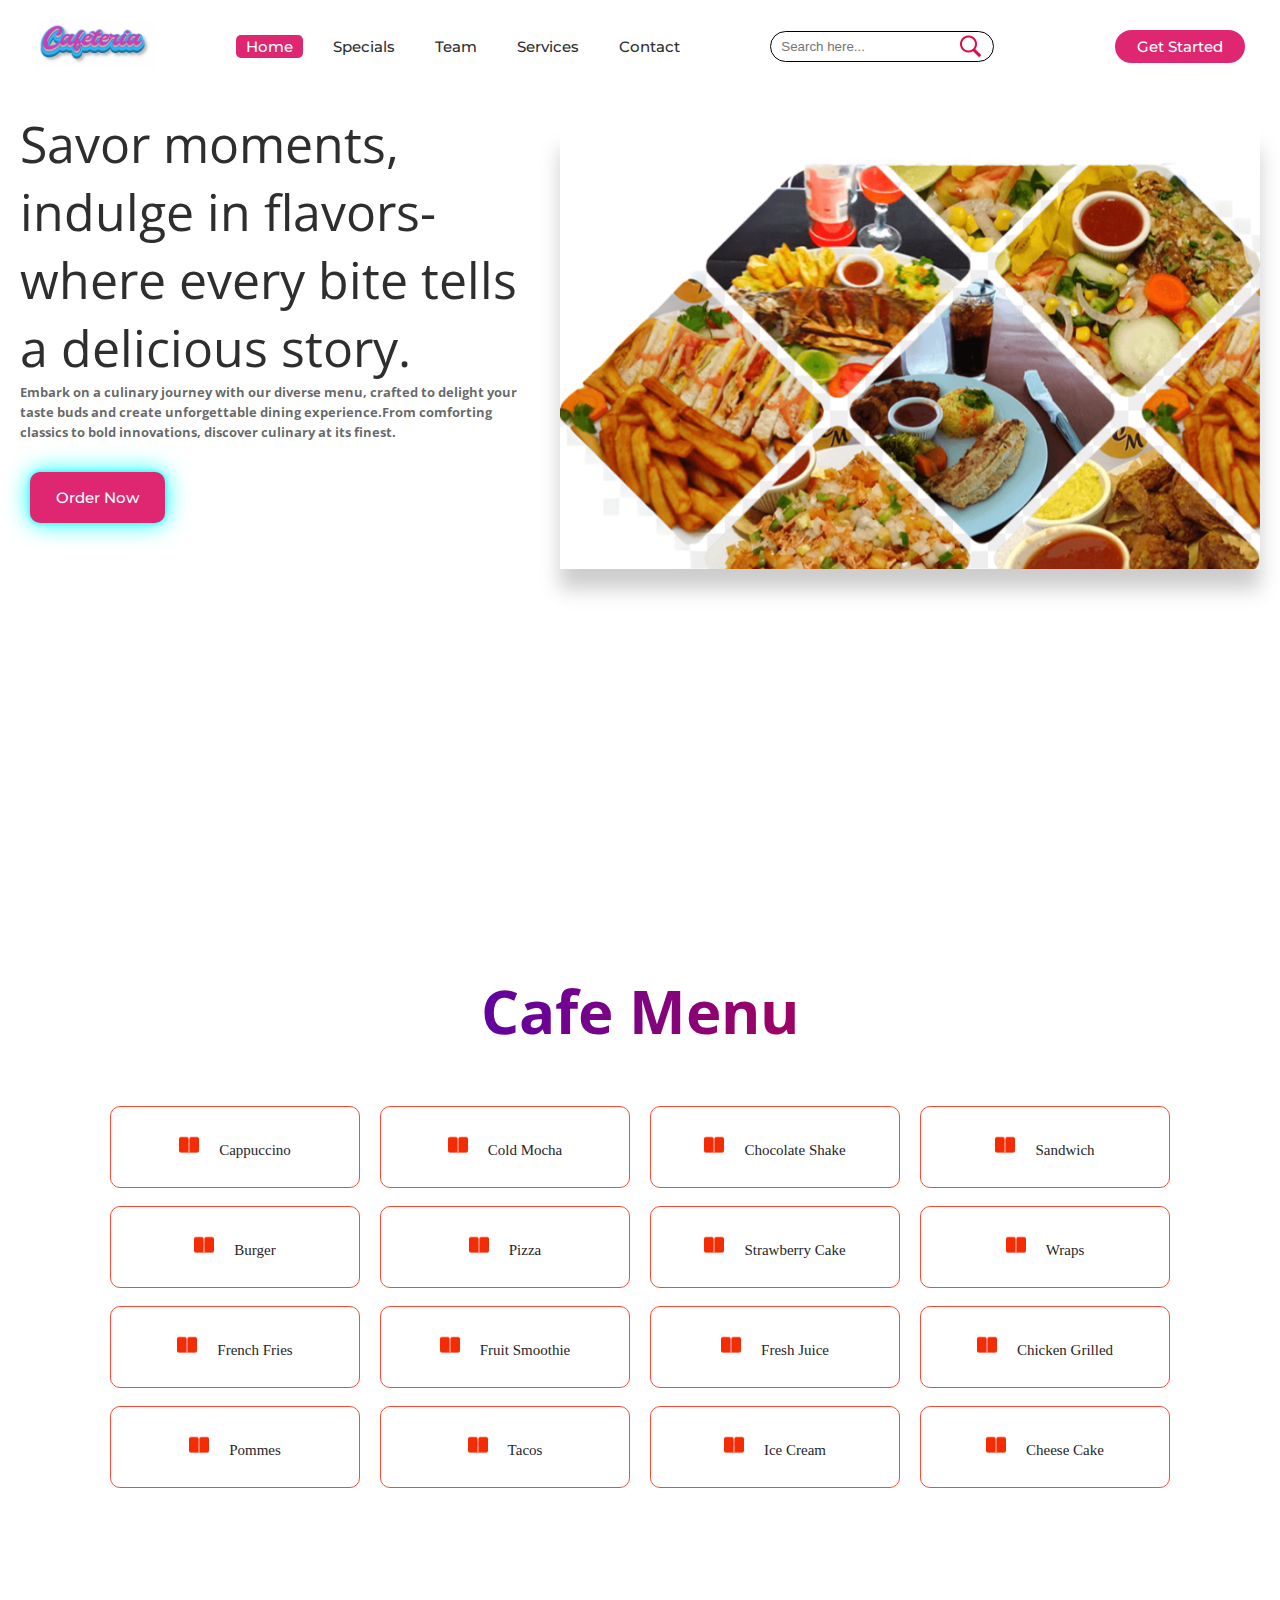
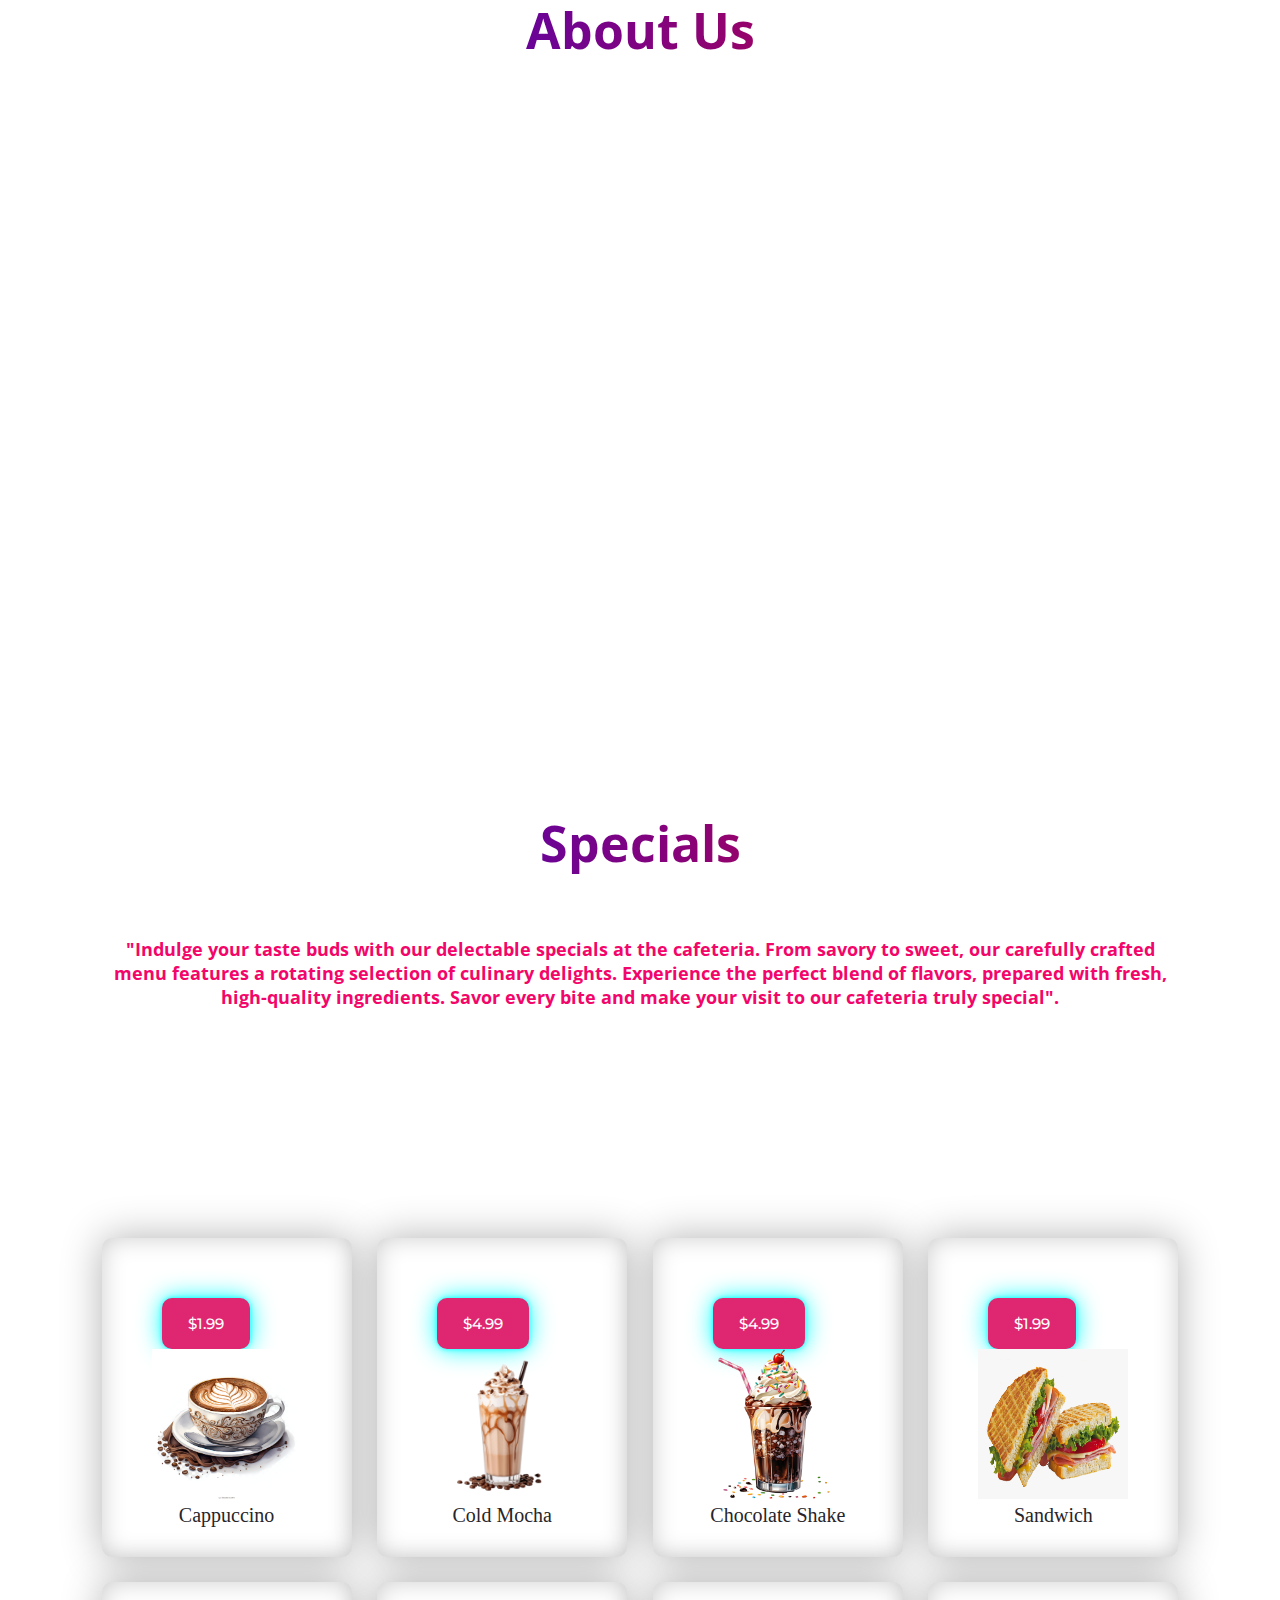
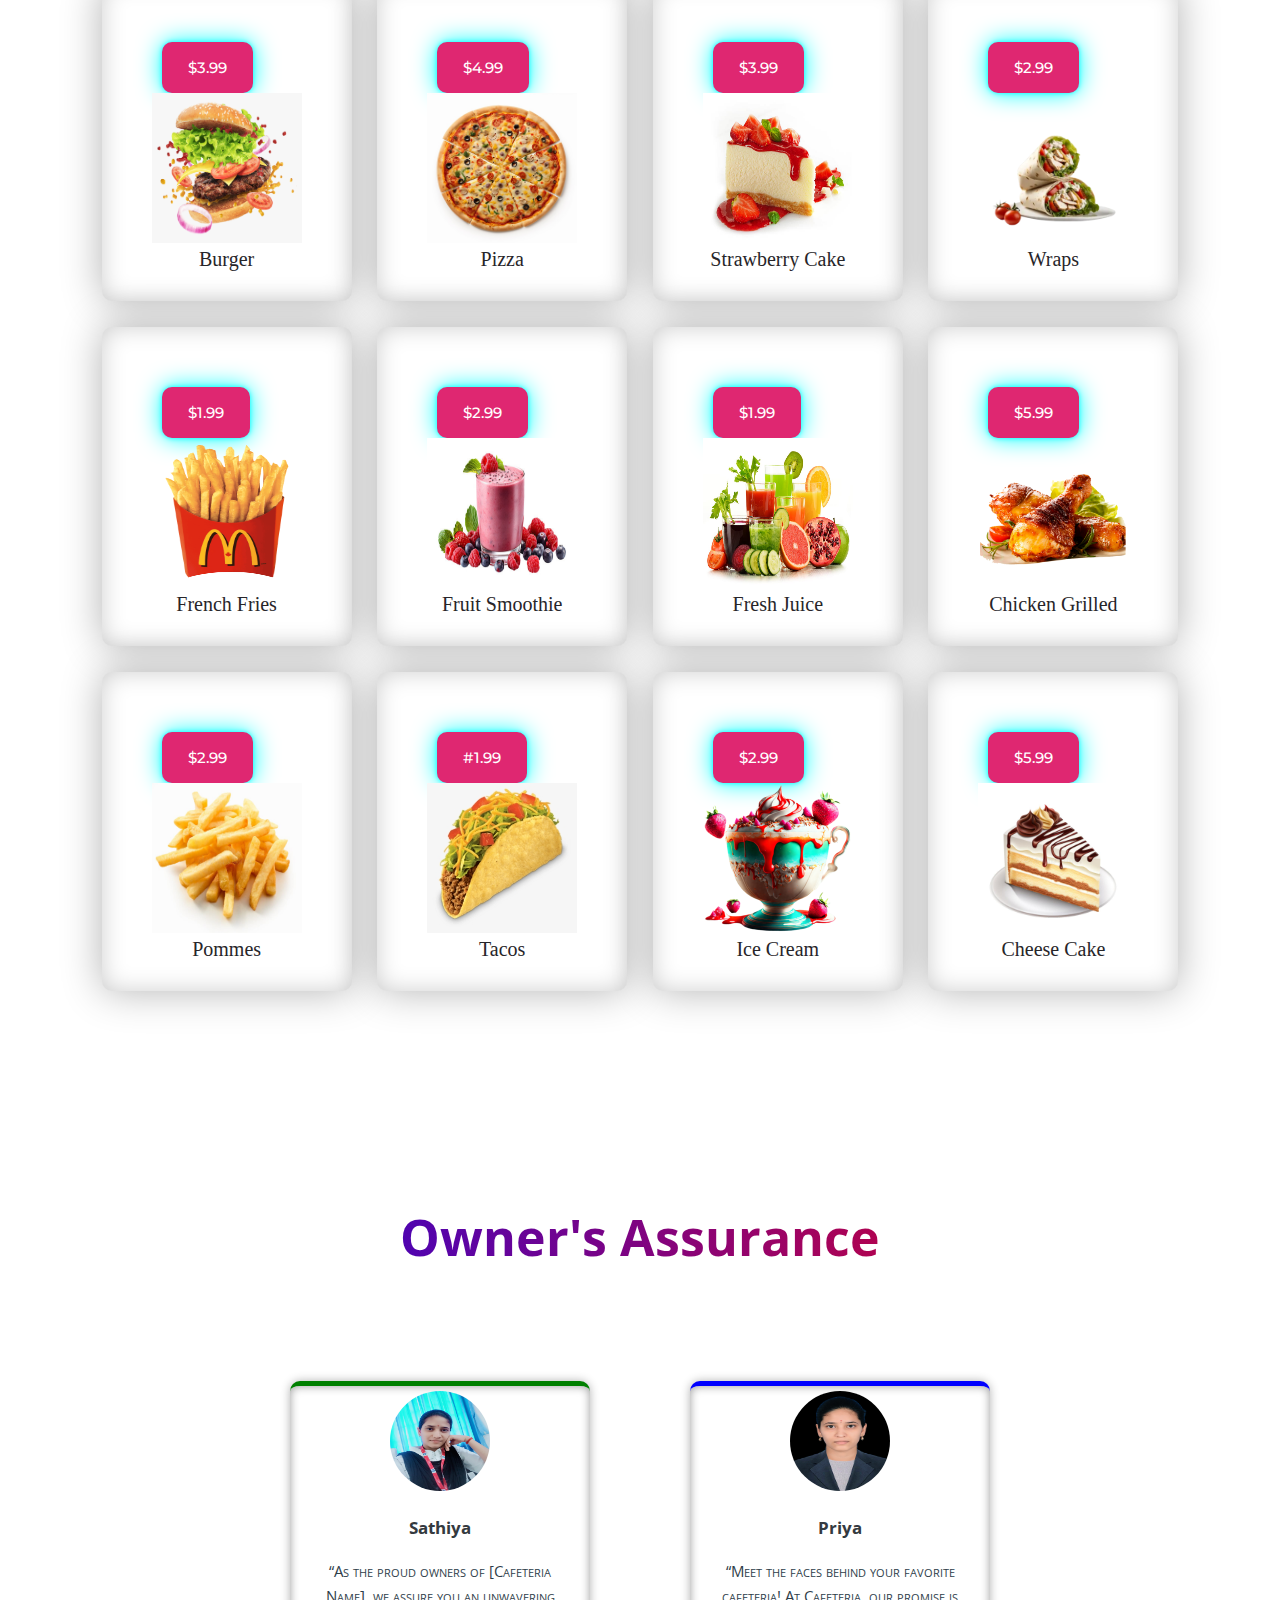
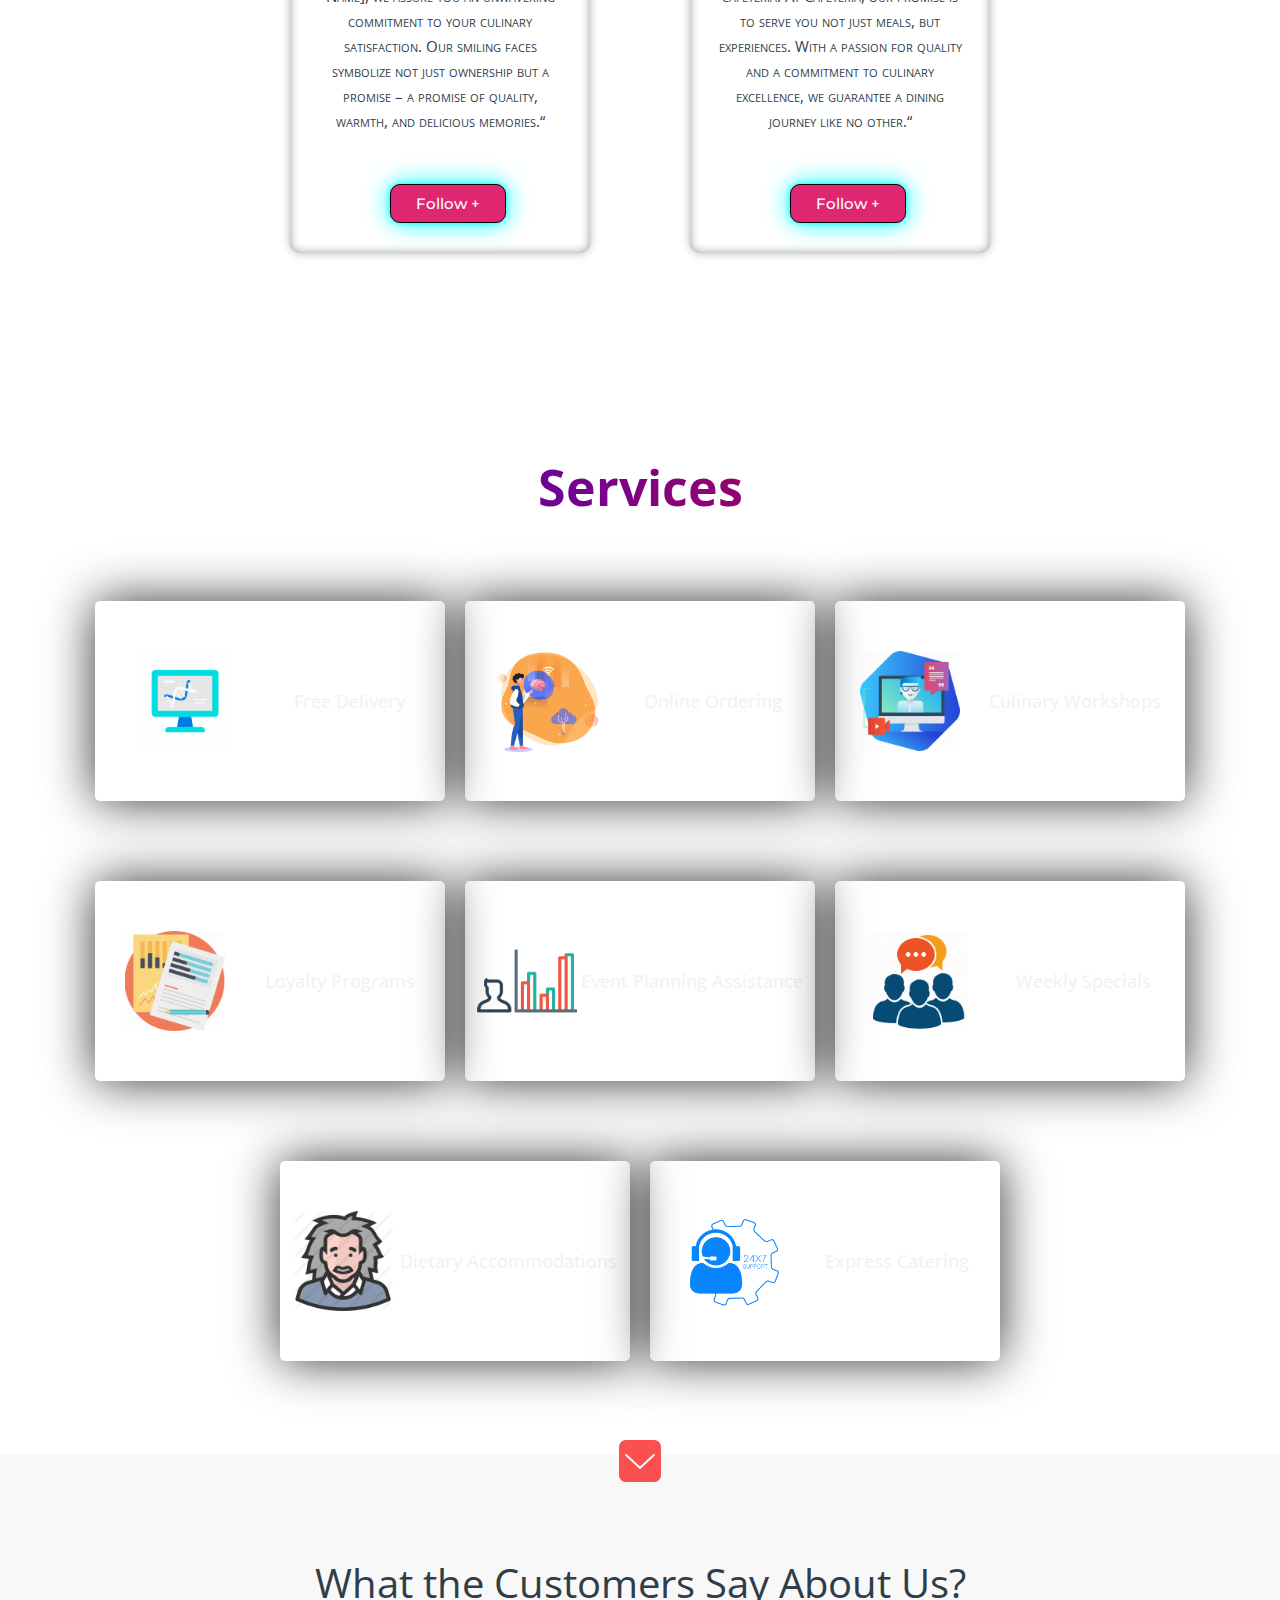
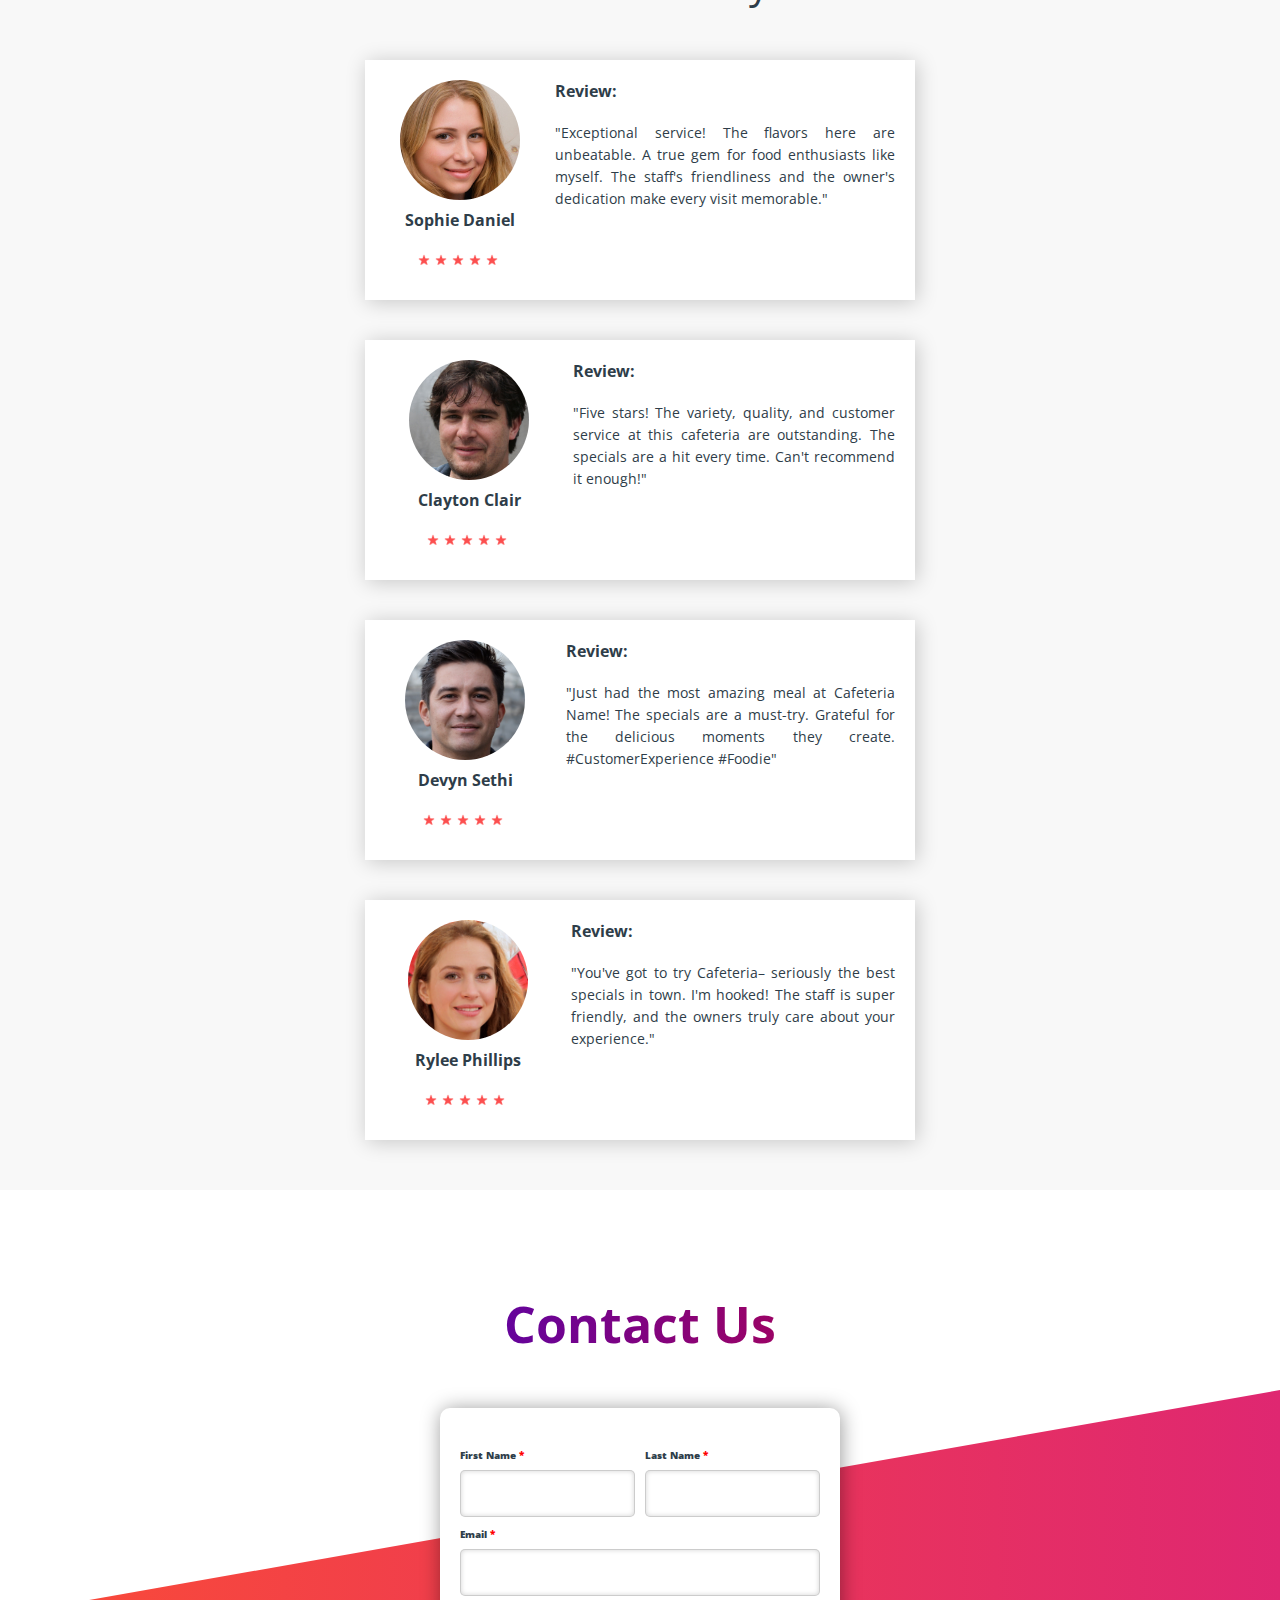
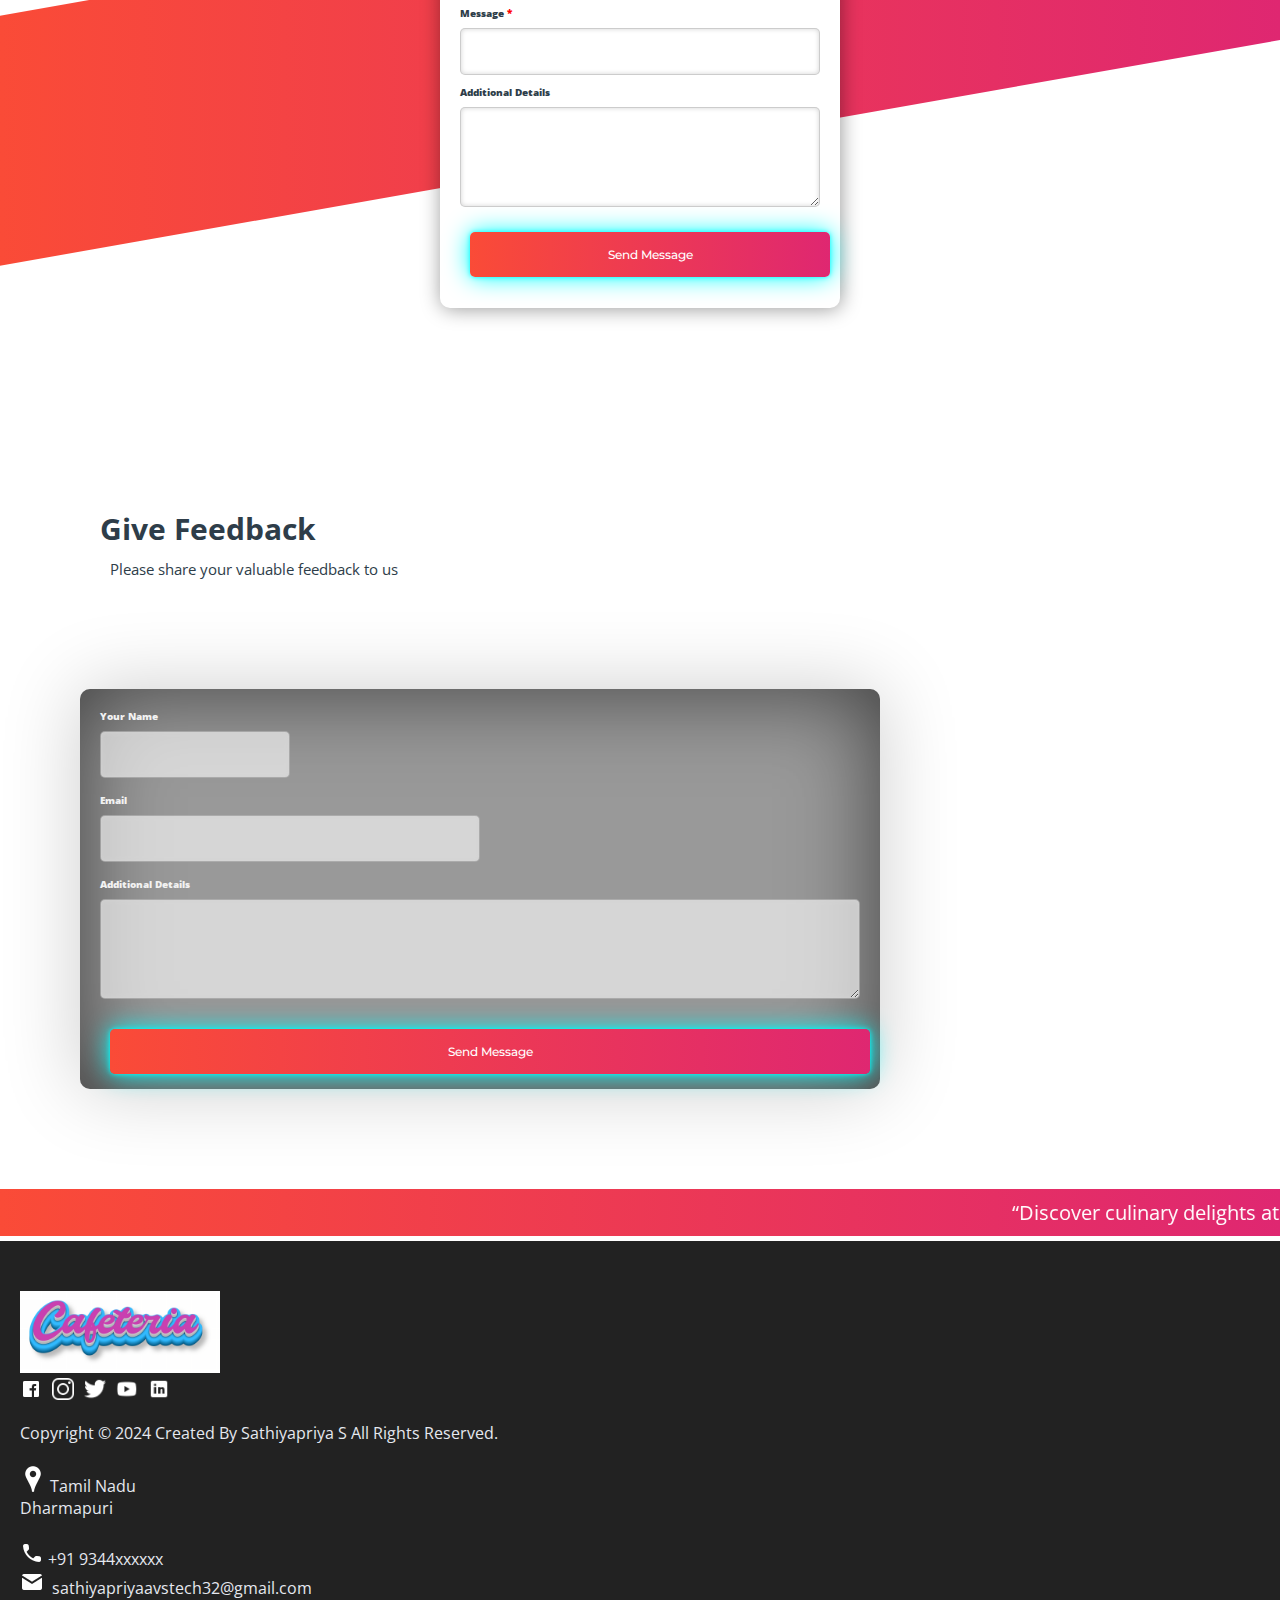
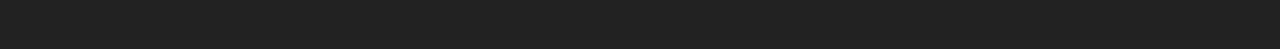
<file: index.html>
<!DOCTYPE html>
<html>
<head>
	<link rel="shortcut icon" type="png" href="./images/icon/fevicafe.jpg">
	<meta charset="utf-8">
	<meta http-equiv="X-UA-Comaptible" content="IE=edge">
	<title>Cafeteria</title>
	<meta name="desciption" content="">
	<meta name="viewport" content="width=device-width, initial-scale=1">
	<link rel="stylesheet" type="text/css" href="style.css">
	<script type="text/javascript" src="script.js"></script>
	<script src="https://code.jquery.com/jquery-3.2.1.js"></script>
	<script>
		$(window).on('scroll', function(){
  			if($(window).scrollTop()){
  			  $('nav').addClass('black');
 			 }else {
 		   $('nav').removeClass('black');
 		 }
		})
	</script>
</head>
<body>
<!-- Navigation Bar -->
	<header id="header">
		<nav>
			<div class="logo"><img src="./images/icon/Cafeteria.png" alt="logo"></div>
			<ul>
				<li><a class="active" href="">Home</a></li>
				<li><a href="#portfolio_section">Specials</a></li>
				<li><a href="#team_section">Team</a></li>
				<li><a href="#services_section">Services</a></li>
				<li><a href="#contactus_section">Contact</a></li>
			</ul>
			<div class="srch"><input type="text" class="search" placeholder="Search here..."><img src="images/icon/search.png" alt="search" onclick=slide()></div>
			<a class="get-started" href="login.html">Get Started</a>
			<img src="images/icon/menu.png" class="menu" onclick="sideMenu(0)" alt="menu">
		</nav>
		<section>
		<div class="head-container">
			<div class="quote">
				<p>Savor moments, indulge in flavors-where every bite tells a delicious story.</p>
				<h5>Embark on a culinary journey with our diverse menu, crafted to delight your taste buds and create unforgettable dining experience.From comforting classics to bold innovations, discover culinary at its finest.</h5>
				
				<button>Order Now</button>
				
			</div>
			<div class="svg-image">
				<img src="./images/extra/6cbdafae-5540-4e33-8d3c-402a30525fda_20240123_174111_0000.png" alt="svg">
			</div>
		</div>
		
	    </section>
		<div class="side-menu" id="side-menu">
			<div class="close" onclick="sideMenu(1)"><img src="images/icon/close.png" alt=""></div>
			<div class="user">
				<img src="images/creator/sathiya.jpg" alt="Username">
				<p>Sathiyapriya S</p>
			</div>
			<ul>
				<li><a href="#about_section">About</a></li>
				<li><a href="#portfolio_section">Specials</a></li>
				<li><a href="#team_section">Team</a></li>
				<li><a href="#services_section">Services</a></li>
				<li><a href="#contactus_section">Contact</a></li>
				<li><a href="#feedBACK">Feedback</a></li>
			</ul>
		</div>
	</header>


<!-- Some Popular Subjects -->
	<div class="title">
		<span><h1>Cafe Menu</h1></span>
	</div>
	<br><br>
	<div class="course">
		<center><div class="cbox">
		<div class="det"><a href=""><img src="images/courses/paper.png">Cappuccino</a></div>
		<div class="det"><a href=""><img src="images/courses/paper.png">Cold Mocha</a></div>
		<div class="det"><a href=""><img src="images/courses/paper.png">Chocolate Shake</a></div>
		<div class="det"><a href=""><img src="images/courses/paper.png">Sandwich</a></div>
		</div></center>
		<div class="cbox">
		<div class="det"><a href=""><img src="images/courses/paper.png">Burger</a></div>
		<div class="det"><a href=""><img src="images/courses/paper.png">Pizza</a></div>
		<div class="det"><a href=""><img src="images/courses/paper.png">Strawberry Cake</a></div>
		<div class="det det-last"><a href=""><img src="images/courses/paper.png">Wraps</a></div>
		</div>
		<div class="cbox">
			<div class="det"><a href=""><img src="images/courses/paper.png">French Fries</a></div>
			<div class="det"><a href=""><img src="images/courses/paper.png">Fruit Smoothie</a></div>
			<div class="det"><a href=""><img src="images/courses/paper.png">Fresh Juice</a></div>
			<div class="det det-last"><a href=""><img src="images/courses/paper.png">Chicken Grilled</a></div>
		</div>
		<div class="cbox">
			<div class="det"><a href=""><img src="images/courses/paper.png">Pommes</a></div>
			<div class="det"><a href=""><img src="images/courses/paper.png">Tacos</a></div>
			<div class="det"><a href=""><img src="images/courses/paper.png">Ice Cream</a></div>
			<div class="det det-last"><a href=""><img src="images/courses/paper.png">Cheese Cake</a></div>
			</div>
	</div>

	
<!-- ABOUT -->
	<div class="diffSection" id="about_section">
		<center><h1 style="font-size: 50px; padding: 100px; background: linear-gradient(90deg,rgb(0, 4, 255),#ff0202);-webkit-background-clip: text;
			-webkit-text-fill-color: transparent;">About Us</h1></center>
		<div class="about-content">
				<div class="side-image">
					<img class="sideImage" src="./images/extra/food.jpg">
				</div>
				<div class="side-text">
					<h2>What you think about us ?</h2>
					<p>Welcome to our vibrant and inviting <b>cafeteria</b>, where every cup tells a story and every bite is a delight. At <b>Cafeteria </b>, we take pride in creating a haven for food enthusiasts and coffee connoisseurs alike. Our passion for crafting exceptional culinary experiences is evident in every aspect of our menu, meticulously curated to cater to diverse palates. From the moment you step through our doors, the aromatic embrace of freshly brewed coffee and the tantalizing scent of our delicious offerings welcome you to a world where flavors reign supreme. <br>
					In a world where moments matter, we invite you to make every visit to <b>Cafeteria</b>  a memorable one. Discover the magic of flavors, the warmth of our hospitality, and the joy of savoring life's simple pleasures. Welcome to a haven where passion meets plate, and every visit is an opportunity to create delightful memories.</p>
				</div>
		</div>
	</div>


<!-- SPECIALS -->
	<div class="diffSection" id="portfolio_section">
		<center><h1 style="font-size: 50px; padding: 100px; padding-bottom: 40px;background: linear-gradient(90deg,rgb(0, 4, 255),#ff0202);-webkit-background-clip: text;
			-webkit-text-fill-color: transparent;">Specials</h1></center>
		<div class="content">
			<p style="color: rgb(243, 6, 105);">
			<b>"Indulge your taste buds with our delectable specials at the cafeteria. From savory to sweet, our carefully crafted menu features a rotating selection of culinary delights. Experience the perfect blend of flavors, prepared with fresh, high-quality ingredients. Savor every bite and make your visit to our cafeteria truly special".</b> 
			</p>
		</div>
	</div>
	<div class="extra">
		<p>Weekly updates, savor new delights with our ever-changing special menu.</p>
		<div class="smbox">
		<span><center><div class="data"><button>$1.99</button></b></div><img src="./images/extra/cappuccino.png" alt="" width="150px" height="150px"><div class="det">Cappuccino</div></center></span>
		<span><center><div class="data"><button>$4.99</button></div><img src="./images/extra/cold mocha.png" alt="" width="150px" height="150px"><div class="det">Cold Mocha</div></center></span>
		<span><center><div class="data"><button>$4.99</button></div><img src="./images/extra/chocolate shake.png" alt="" width="150px" height="150px"><div class="det">Chocolate Shake</div></center></span>
		<span><center><div class="data"><button>$1.99</button></div><img src="./images/extra/sandwich.png" alt="" width="150px" height="150px"><div class="det">Sandwich</div></center></span>
		<span><center><div class="data"><button>$3.99</button></div><img src="./images/extra/burger.png" alt="" width="150px" height="150px"><div class="det">Burger</div></center></span>
		<span><center><div class="data"><button>$4.99</button></div><img src="./images/extra/pizza.jpg" alt="" width="150px" height="150px"><div class="det">Pizza</div></center></span>
		<span><center><div class="data"><button>$3.99</button></div><img src="./images/extra/strawberry cake.jpg" alt="" width="150px" height="150px"><div class="det">Strawberry Cake</div></center></span>
		<span><center><div class="data"><button>$2.99</button></div><img src="./images/extra/wraps.png" alt="" width="150px" height="150px"><div class="det">Wraps</div></center></span>
		<span><center><div class="data"><button>$1.99</button></div><img src="./images/extra/french fries.png" alt="" width="150px" height="150px"><div class="det">French Fries</div></center></span>
		<span><center><div class="data"><button>$2.99</button></div><img src="./images/extra/fruit smoothie.jpg" alt="" width="150px" height="150px"><div class="det">Fruit Smoothie</div></center></span>
		
		<span><center><div class="data"><button>$1.99</button></div><img src="./images/extra/fresh juice.jpg" alt="" width="150px" height="150px"><div class="det">Fresh Juice</div></center></span>
		
		<span><center><div class="data"><button>$5.99</button></div><img src="./images/extra/chicken grilled.png" alt="" width="150px" height="150px"><div class="det">Chicken Grilled</div></center></span>
		
		<span><center><div class="data"><button>$2.99</button></div><img src="./images/extra/pommes.jpg" alt="" width="150px" height="150px"><div class="det">Pommes</div></center></span>
		
		<span><center><div class="data"><button>#1.99</button></div><img src="./images/extra/tacos.png" alt="" width="150px" height="150px"><div class="det">Tacos</div></center></span>
		
		<span><center><div class="data"><button>$2.99</button></div><img src="./images/extra/ice cream.png" alt="" width="150px" height="150px"><div class="det">Ice Cream</div></center></span>
		
		<span><center><div class="data"><button>$5.99</button></div><img src="./images/extra/cheese cake.jpg" alt="" width="150px" height="150px"><div class="det">Cheese Cake</div></center></span>
		</div>
	</div>


<!-- TEAM -->
	<div class="diffSection" id="team_section">
		<center><h1 style="font-size: 50px; padding-top: 100px; padding-bottom: 60px;background: linear-gradient(90deg,rgb(0, 4, 255),#ff0202);-webkit-background-clip: text;
			-webkit-text-fill-color: transparent;">Owner's Assurance</h1></center>
		<div class="totalcard">
			<div class="card">
				<center><img src="./images/creator/sathiya.jpg"></center>
				<center><div class="card-title">Sathiya</div>
				<div id="detail">
					<p>“As the proud owners of [Cafeteria Name], we assure you an unwavering commitment to your culinary satisfaction. Our smiling faces symbolize not just ownership but a promise – a promise of quality, warmth, and delicious memories.“</p>
					<div class="duty"></div>
					<a href="https://www.linkedin.com/in/sathiyapriya-s-22ucs048./" target="_blank"><button class="btn-roshan">Follow +</button></a>
				</div>
				</center>
			</div>
			<div class="card">
				<center><img src="images/creator/IMG_20231228_083131.png"></center>
				<center><div class="card-title">Priya</div>
				<div id="detail">
					<p>“Meet the faces behind your favorite cafeteria! At Cafeteria, our promise is to serve you not just meals, but experiences. With a passion for quality and a commitment to culinary excellence, we guarantee a dining journey like no other.“</p>
					<div class="duty"></div>
					<a href="https://www.linkedin.com/in/sathiyapriya-s-22ucs048./" target="_blank"><button class="btn-akhil">Follow +</button></a>
				</div>
				</center>
			</div>
		</div>
	</div>


<!-- SERVICES -->
	<div class="service-swipe">
		<div class="diffSection" id="services_section">
		<center><h1 style="font-size: 50px; padding: 100px; padding-bottom: 40px; color: #fff;background: linear-gradient(90deg,rgb(0, 4, 255),#ff0202);-webkit-background-clip: text;
			-webkit-text-fill-color: transparent;">Services</h1></center>
		</div>
		<a href=""><div class="s-card"><img src="images/icon/computer-courses.png"><p>Free Delivery</p></div></a>
		<a href=""><div class="s-card"><img src="images/icon/brainbooster.png"><p>Online Ordering</p></div></a>
		<a href=""><div class="s-card"><img src="images/icon/online-tutorials.png"><p>Culinary Workshops</p></div></a>
		<a href=""><div class="s-card"><img src="images/icon/papers.jpg"><p>Loyalty Programs</p></div></a>
		<a href=""><div class="s-card"><img src="images/icon/p3.png"><p>Event Planning Assistance</p></div></a>
		<a href=""><div class="s-card"><img src="images/icon/discussion.png"><p>Weekly Specials</p></div></a>
		<a href=""><div class="s-card"><img src="images/icon/q1.png"><p>Dietary Accommodations</p></div></a>
		<a href=""><div class="s-card"><img src="images/icon/help.png"><p>Express Catering</p></div></a>
	</div>

<!-- Reviews by Students -->
<div id="makeitfull">
	<a href="#review_section"><img src="images/icon/makeitfull.png"></a>
</div>
<div class="review">
	<div class="diffSection" id="review_section">
		<center><p style="font-size: 40px; padding: 100px; padding-bottom: 40px; color: #2E3D49;">What the Customers Say About Us?</p></center>
	</div>
	<div class="rev-container">
		<div class="rev-card">
			<div class="identity">
				<img src="images/creator/humanNotExist1.jpg"><p>Sophie Daniel</p>
				<h6></h6>
				<div class="rating"><img src="images/icon/star.png"><img src="images/icon/star.png"><img src="images/icon/star.png"><img src="images/icon/star.png"><img src="images/icon/star.png"></div>
			</div>
			<div class="rev-cont">
				<p id="title">Review:</p>
				<p id="content">
					"Exceptional service! The flavors here are unbeatable. A true gem for food enthusiasts like myself. The staff's friendliness and the owner's dedication make every visit memorable."
				</p>
			</div>
		</div>
		<div class="rev-card">
			<div class="identity">
				<img src="images/creator/humanNotExist2.jpg"><p>Clayton Clair</p>
				<h6></h6>
				<div class="rating"><img src="images/icon/star.png"><img src="images/icon/star.png"><img src="images/icon/star.png"><img src="images/icon/star.png"><img src="images/icon/star.png"></div>
			</div>
			<div class="rev-cont">
				<p id="title">Review:</p>
				<p id="content">
					"Five stars! The variety, quality, and customer service at this cafeteria are outstanding. The specials are a hit every time. Can't recommend it enough!"
				</p>
			</div>
		</div>
		<div class="rev-card">
			<div class="identity">
				<img src="images/creator/humanNotExist3.jpg"><p>Devyn Sethi</p>
				<h6></h6>
				<div class="rating"><img src="images/icon/star.png"><img src="images/icon/star.png"><img src="images/icon/star.png"><img src="images/icon/star.png"><img src="images/icon/star.png"></div>
			</div>
			<div class="rev-cont">
				<p id="title">Review:</p>
				<p id="content">
					"Just had the most amazing meal at Cafeteria Name! The specials are a must-try. Grateful for the delicious moments they create. #CustomerExperience #Foodie"
				</p>
			</div>
		</div>
		<div class="rev-card">
			<div class="identity">
				<img src="images/creator/humanNotExist4.jpg"><p>Rylee Phillips</p>
				<h6></h6>
				<div class="rating"><img src="images/icon/star.png"><img src="images/icon/star.png"><img src="images/icon/star.png"><img src="images/icon/star.png"><img src="images/icon/star.png"></div>
			</div>
			<div class="rev-cont">
				<p id="title">Review:</p>
				<p id="content">
					"You've got to try Cafeteria– seriously the best specials in town. I'm hooked! The staff is super friendly, and the owners truly care about your experience."
				</p>
			</div>
		</div>
	</div>
</div>

<!-- CONTACT US -->
	<div class="diffSection" id="contactus_section">
		<center><h1 style="font-size: 50px; padding: 100px;background: linear-gradient(90deg,rgb(0, 4, 255),#ff0202);-webkit-background-clip: text;
			-webkit-text-fill-color: transparent;">Contact Us</h1></center>
		<div class="csec"></div>
		<div class="back-contact">
			<div class="cc">
			<form action="mailto:sathiyapriyaavstech32@gmail.com" method="post" enctype="text/plain">
				<label>First Name <span class="imp">*</span></label><label style="margin-left: 185px">Last Name <span class="imp">*</span></label><br>
				<center>
				<input type="text" name="" style="margin-right: 10px; width: 175px" required="required"><input type="text" name="lname" style="width: 175px" required="required"><br>
				</center>
				<label>Email <span class="imp">*</span></label><br>
				<input type="email" name="mail" style="width: 100%" required="required"><br>
				<label>Message <span class="imp">*</span></label><br>
				<input type="text" name="message" style="width: 100%" required="required"><br>
				<label>Additional Details</label><br>
				<textarea name="addtional"></textarea><br>
				<button type="submit" id="csubmit">Send Message</button>
			</form>
			</div>
		</div>
	</div>


<!-- FEEDBACK -->
	<div class="title2" id="feedBACK">
		<span>Give Feedback</span>
		<div class="shortdesc2">
			<p>Please share your valuable feedback to us</p>
		</div>
	</div>

	<div class="feedbox">
		<div class="feed">
			<form action="mailto:sathiyapriyaavstech32@gmail.com" method="post" enctype="text/plain">
				<label>Your Name</label><br>
				<input type="text" name="" class="fname" required="required"><br>
				<label>Email</label><br>
				<input type="email" name="mail" required="required"><br>
				<label>Additional Details</label><br>
				<textarea name="addtional"></textarea><br>
				<button type="submit" id="csubmit">Send Message</button>
			</form>
		</div>
	</div>

<!-- Sliding Information -->
	<marquee style="background: linear-gradient(to right, #FA4B37, #DF2771); margin-top: 50px;" direction="left" onmouseover="this.stop()" onmouseout="this.start()" scrollamount="20"><div class="marqu">“Discover culinary delights at Cafeteria. From weekly specials to express catering, our commitment is to elevate your dining experience consistently.”</div></marquee>

<!-- FOOTER -->
	<footer>
		<div class="footer-container">
			<div class="left-col">
				<img src="./images/icon/Cafeteria.png" style="width: 200px;">
				<div class="logo"></div>
				<div class="social-media">
					<a href="#"><img src="images/icon\fb.png"></a>
					<a href="#"><img src="images/icon\insta.png"></a>
					<a href="#"><img src="images/icon\tt.png"></a>
					<a href="#"><img src="images/icon\ytube.png"></a>
					<a href="#"><img src="images/icon\linkedin.png"></a>
				</div><br><br>
				<p class="rights-text">Copyright © 2024 Created By Sathiyapriya S All Rights Reserved.</p>
				<br><p><img src="images/icon/location.png"> Tamil Nadu<br>Dharmapuri</p><br>
				<p><img src="images/icon/phone.png"> +91 9344xxxxxx<br><img src="images/icon/mail.png">&nbsp; sathiyapriyaavstech32@gmail.com</p>
			</div>
			
		</div>
	</footer>

</body>
</html>
</file>
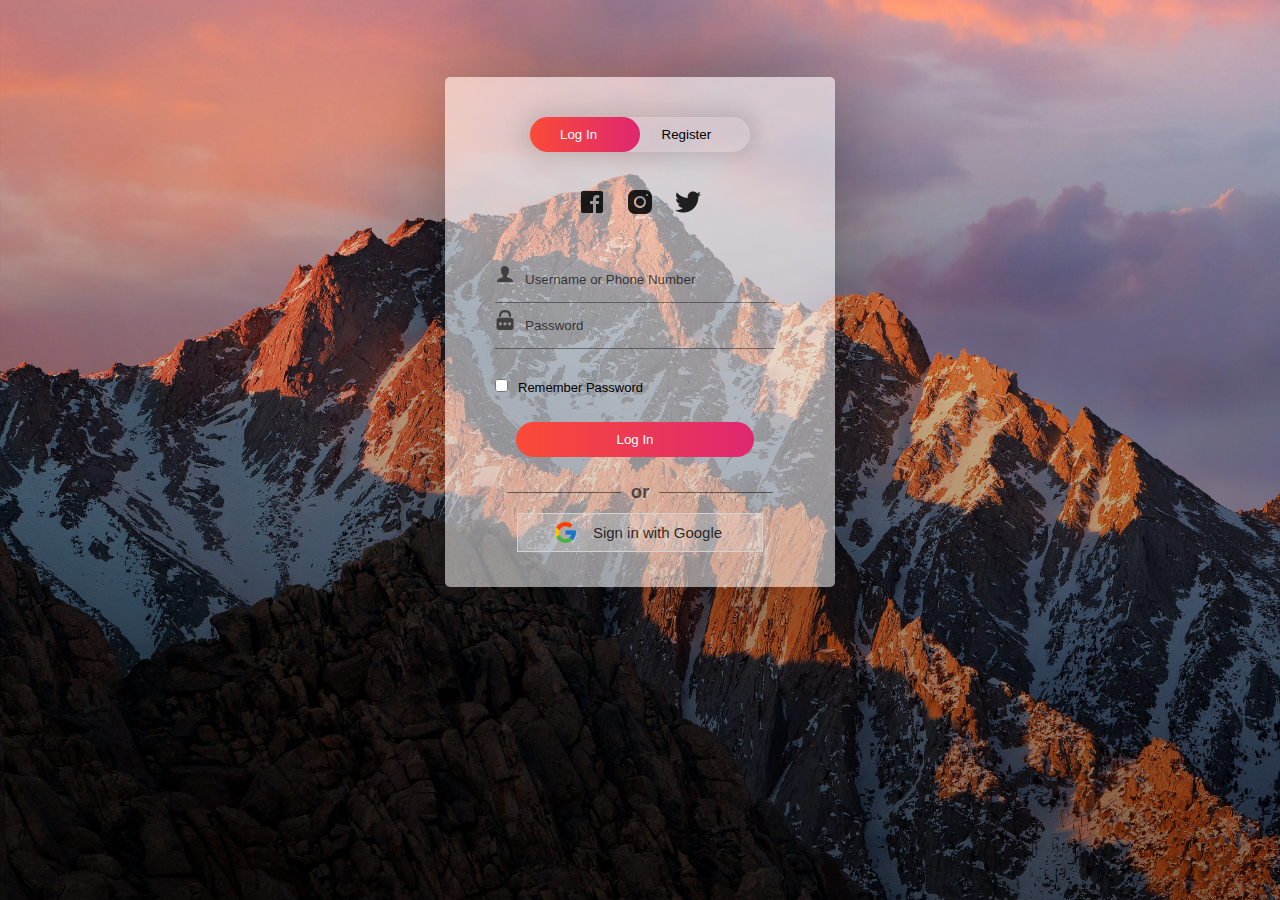
<file: login.html>
<!DOCTYPE html>
<html>
<head>
	<link rel="shortcut icon" type="png" href="images/icon/fevicafe.jpg">
	<title>Login SignUp</title>
	<link rel="stylesheet" type="text/css" href="loginStyle.css">
	<script src="https://ajax.googleapis.com/ajax/libs/jquery/3.4.1/jquery.min.js"></script>

  <!-- It will redirect to the Home Page after submitting the form -->
  <script>
  $(document).ready(function(){
    $("form").submit(function(){
      alert("Great Job !");
    });
  });
  </script>
</head>
<body>
		<div class="form-box">
			<div class="button-box">
				<div id="btn"></div>
				<button type="button" class="toggle-btn" id="log" onclick="login()" style="color: #fff;">Log In</button>
				<button type="button" class="toggle-btn" id="reg" onclick="register()">Register</button>
			</div>
			<div class="social-icons">
				<img src="images/icon/fb2.png">
				<img src="images/icon/insta2.png">
				<img src="images/icon/tt2.png">
			</div>
			
			<!-- Login Form -->
			<form id="login" class="input-group" action="index.html">
				<div class="inp">
					<img src="images/icon/user.png"><input type="text" id="email" class="input-field" placeholder="Username or Phone Number" style="width: 88%; border:none;" required="required">
				</div>
				<div class="inp">
					<img src="images/icon/password.png"><input type="password" id="password" class="input-field" placeholder="Password" style="width: 88%; border: none;" required="required">
				</div>
				<input type="checkbox" class="check-box">Remember Password
				<button type="submit" class="submit-btn">Log In</button>
			</form>


			<div class="other" id="other">
				<div class="instead">
					<h3>or</h3>
				</div>
				<button class="connect" onclick="google()">
					<img src="images/icon/google.png"><span>Sign in with Google</span>
				</button>
			</div>
			
			<!-- Registration Form -->
			<form id="register" class="input-group">
				<input type="text" class="input-field" placeholder="Full Name" required="required">
				<input type="email" class="input-field" placeholder="Email Address" required="required">
				<input type="password" class="input-field" placeholder="Create Password" name="psame" required="required">
				<input type="password" class="input-field" placeholder="Confirm Password" name="psame" required="required">
				<input type="checkbox" class="check-box" id="chkAgree" onclick="goFurther()">I agree to the Terms & Conditions
				<button type="submit" id="btnSubmit" class="submit-btn reg-btn">Register</button>
			</form>
		</div>
		<script type="text/javascript" src="script.js"></script>
</body>
</html>
</file>
<file: style.css>
@import url('https://fonts.googleapis.com/css?family=Montserrat:500&display=swap');
@import url('https://fonts.googleapis.com/css?family=Dancing+Script&display=swap');
@import url('https://fonts.googleapis.com/css?family=Open+Sans&display=swap');

* {
	box-sizing: border-box;
	margin: 0;
	padding: 0;
}

html {
	scroll-behavior: smooth;
}
body {
	background: #FFF;
	font-family: 'Open Sans', sans-serif;
}

header {
	height: 90vh;
	/* background: #000; */
}
.black {
	box-shadow: 0 2px 10px rgba(0, 0, 0, 0.5);
}
nav {
	padding-top: 20px;
	padding-bottom: 20px;
	top: 0;
	position: fixed;
	display: flex;
	width: 100%;
	z-index: 1000;
	background: #fff;
	justify-content: space-around;
	transition: 1.5s;
	align-items: center;
}
nav ul {
	display: flex;
	align-items: center;
}
nav ul li {
	list-style: none;
	margin: 5px 10px;
}
nav ul li a {
	padding: 2px 10px;
	color: #2e2e2e;
	cursor: pointer;
	transition: .5s;
	text-decoration: none;
}
nav ul li a:hover {
	color: #fff;
	border-radius: 5px;
	background: #DF2771;
}
.active {
	color: #fff;
	border-radius: 5px;
	background: #DF2771;
}
.srch {
	padding: 2px 10px;
	display: flex;
	/* align-items: center; */
	justify-content: center;
	/* background: #0066ff; */
	border: 1px solid;
	border-radius: 20px;
}
.srch img {
	width: 25px;
	cursor: pointer;
}
.srch .search {
	/* padding: 2px 10px; */
	outline: none;
	border: none;
	background: transparent;
}

.get-started {
	margin-left: 50px;
	padding: 5px 20px;
	border: 2px solid #DF2771;
	border-radius: 20px;
	text-decoration: none;
	
	transition: .5s;
	background-color: #DF2771;
	color: #fff;
}
.get-started:hover {
	color: #2e2e2e;
	background: #fff;
}
.logo img{
	width: 120px;
	cursor: pointer;
	transition: all 1s;
}

a, button {
	float: left;
	font-family: "Montserrat", sans-serif;
	font-weight: 500;
	font-size: 15px;
	color: #2E3D49;
	display: block;
	text-decoration: none;
	text-align: center;
}
.head-container {
	margin-top: 160px;
	display: flex;
	flex-wrap: wrap;
	align-items: center;
	justify-content: space-around;
}
.quote {
	width: 500px;
	transform: translateY(-50px);
}
.quote h5 {
	margin-top: 0.25px;
	color: #0009;
	line-height: 20px;
}
.quote p {
	font-size: 50px;
	color: #2e2e2e;
}
button{
	box-shadow: 0 0 5px  cyan, 0 0 25px cyan;
	padding: 15px 25px;
	background:  #DF2771;
	border: 1px solid transparent;
	border-radius: 10px;
	transition: 0.3s;
	margin-left: 10px;
	margin-top: 30px;
	color: white;
}
button:hover{
	box-shadow: 0 0 5px rgb(43, 114, 221), 0 0 25px rgb(0, 47, 255), 0 0 50px cyan, 0 0 100px cyan;
}
button:active{
	transform: scale(0.96);
}

.svg-image img{
	width: 700px;
	margin-top: -30px;
	
	filter: drop-shadow(0 20px 10px rgba(0,0,0,0.2));
}

/* SIDE MENU */
.menu {
	cursor: pointer;
	width: 25px;
	display: none;
}
.side-menu {
	width: 100%;
	height: 100%;
	background: rgba(182, 33, 90, 0.993);
	position: absolute;
	top: 0;
	transition: .8s;
	z-index: 2000;
	transform: translateX(-100%);
}
.side-menu ul {
	margin-top: 35%;
	display: flex;
	flex-direction: column;
	justify-content: center;
	/* background: #FA4B37; */
}
.side-menu ul li {
	list-style: none;
	/* background: #009900; */
	display: flex;
	justify-content: center;
	align-items: center;
	/* border-bottom: 1px solid #fff; */
	/* padding: 10px 0px; */
}
.side-menu ul li:hover a{
	background: #fff;
	color: #DF2771;
}
.side-menu ul li a{
	color: #FFF;
	width: 100%;
	font-size: 1em;
	/* background: #2E3D49; */
	text-decoration: none;
	padding: 15px 0px;
}
.close img{
	float: right;
	width: 35px;
	cursor: pointer;
	margin: 10px;
}
.user {
	display: flex;
	justify-content: center;
	align-items: center;
	margin-top: 10%;
}
.user img {
	width: 60px;
	border-radius: 50%;
	border: 2px solid #fff;
	filter: drop-shadow(0 10px 20px #0004);
	margin-right: 30px;
	cursor: pointer;
}
.user p {
	color: #fff;
	cursor: pointer;
}
.user img, .user p {
	opacity: 1;
}
/*Common things in all sections*/
#about_section, #portfolio_section, #team_section, #services_section, #contactus_section {
	font-family: 'Open Sans', sans-serif;
	color: #2E3D49;
	position: relative;
}
.diffSection {
	width: 100%;
	/*position: relative;*/
	justify-content: center;
	align-items: center;
}
.diffSection .content {
	margin: 10px;
	text-align: center;
	padding: 10px 100px;
	font-size: 1.1em;
}

/*MENU*/
.extra {
	width: 100%;
}
.extra p {
	padding: 30px;
	padding-bottom: 150px;
	font-size: 50px;
	text-align: center;
	color: #fff;
	background-image: linear-gradient(rgba(0,0,0,0),rgba(0,0,0,0.7)),url("images/extra/b1.jpg");
	background-size: cover;
	background-attachment: fixed;
	font-family: cursive;
	z-index: -9;
}
.smbox {
	display: flex;
	flex-wrap: wrap;
	transform: translateY(-100px);
	justify-content: center;
}
.smbox span {
	margin: 1%;
	background: #fff;
	box-shadow: inset 0px 0px 25px rgba(0,0,0,0.2),
						0 0 40px rgba(0,0,0,0.3);
	border-radius: 10px;
	padding: 30px 50px;
	cursor: pointer;
}
.smbox span:hover {
	transform: scale(1.3);
	transition: .5s ease;
}
.smbox .data {
	font-size: 80px;
	color: #FA6146;	
}
.smbox .det {
	font-size: 20px;
	color: #272529;
	font-family: cursive;
}

/*Title*/
.title {
	 margin-top: 0px; 
	font-family: 'Open Sans', sans-serif;
	font-size: 30px;
	text-align: center;
	color: #2E3D49;
}

/*ABOUT*/

.about-content {
	width: 100%;
	position: relative;
	justify-content: center;
	flex-wrap: wrap;
	display: flex;
	align-items: center;
}
.about-content .side-text {
	width: 550px;
	padding: 50px 40px;
	background: #fff;
	box-shadow: 2px 0 100px rgba(182, 33, 90, 0.993);
	border-radius: 5px;
	text-align: justify;
	line-height: 22px;
	opacity: 0;
	transform: translateX(-100px);
	transition: 1s ease-in-out;
}
.about-content .side-text-appear {
	opacity: 1;
	transform: translateX(0px);
}
.about-content .side-text h2 {
	padding: 10px;
	color:  orangered;
}
.about-content .side-text p {
	padding: 10px;
}
.about-content .side-image img {
	width: 90%;
	border-radius: 5px;
}
.sideImage {
	transform: translateX(100px);
	opacity: 0;
	transition: .8s ease-in-out;
}
.sideImage-appear {
	opacity: 1;
	transform: translateX(0px);
}

/*POPULAR SUBJECTS*/
h1{
	background: linear-gradient(90deg,rgb(0, 4, 255),#ff0202);
	-webkit-background-clip: text;
	-webkit-text-fill-color: transparent;
}
.cbox {
	position: relative;
	width: 100%;
	display: inline-flex;
	flex-wrap: wrap;
	justify-content: center;
}
.cbox .det {
	width: 250px;
	height: 80px;
	margin: 10px;
	background: #fff;
	cursor: pointer;
}
.cbox .det a{
	justify-content: space-around;
	width: 250px;
	padding: 28px;
	border-radius: 10px;
	border: 1px solid #FA4B37;
	font-size: 15px;
	color: #272529;
	font-family: cursive;
	text-decoration: none;
}
.cbox .det a:hover {
	background: linear-gradient(to right, #FA4B37, #DF2771);
	color: white;
}
.cbox .det a:hover img{
	filter: brightness(100);
}
.cbox img {
	width: 20px;
	margin-right: 20px;
}

/*TEAM SECTION*/
.totalcard {
	width: 100%;
	display: flex;
	flex-wrap: wrap;
	align-items: center;
	justify-content: center;
	margin-bottom: 50px;
}
.totalcard .card {
	margin: 50px;
	width: 300px;
	border-radius: 10px;
	background: #fff;
}
.totalcard .card{
	box-shadow: inset 0 0 10px rgba(0,0,0,0.4),
					0 0 10px rgba(0,0,0,0.3);
}
.card:nth-child(1){
	border-top: 5px solid green;
}
.card:nth-child(2){
	border-top: 5px solid blue;
}
.card:nth-child(1):hover {
	box-shadow: inset 0px 0px 10px rgba(0,255,0,0.5),
				1px 1px 30px rgba(0,255,0,0.5);
}
.card:nth-child(2):hover {
	box-shadow: inset 0px 0px 10px rgba(0,0,255,0.5),
				1px 1px 30px rgba(0,0,255,0.5);
}
.totalcard .card img {
	width: 100px;
	height: 100px;
	margin-top: 5px;
	cursor: pointer;
	border-radius: 50px;
	transition-duration: .8s;
}
.totalcard .card img:hover {
	transform: scale(3.5);
	border-radius: 0;
	box-shadow: 0 0 20px rgba(0,0,0,0.5);
}
#detail p{
	font-size: 15px;
	line-height: 25px;
	font-variant: small-caps;
	text-align: center;
	margin: 25px;
	margin-bottom: 0px;
	margin-top: 0px;
}
#detail button {
	outline: none;
	border-radius: 10px;
	border-style: none;
	border: 1px solid black;
	padding: 9px 25px;
	cursor: pointer;
	transition-duration: .4s;
}
#detail a {
	bottom: 80px;
	text-decoration: none;
	margin-bottom: 30px;
	margin-top: 20px;
	margin-left: 90px;
	align-self: center;
}
.btn-roshan:hover {
	background: rgba(0,255,0,0.7);
	color: #fff;
}
.btn-roshan2:hover {
	background: rgba(0,0,255,0.5);
	color: #fff;
}
.card-title {
	font-size: 17px;
	color: #343A40;
	padding: 20px;
	font-weight: 700;
}

/*Service Section*/
/*Service Section*/
.service-swipe {
	display: flex;
	flex-wrap: wrap;
	justify-content: center;
	align-items: center;
	background-image: linear-gradient(rgba(0,0,0,0),rgba(0,0,0,0.7)),url("images/extra/b3.jpg");
	background-size: cover;
	background-attachment: fixed;
}
.service-swipe .s-card img {
	width: 100px;
}
.service-swipe a {
	padding: 0;
	margin: 40px 10px;
}
.service-swipe .s-card {
	display: flex;
	justify-content: space-around;
	padding: 10px;
	align-items: center;
	text-align: center;
	width: 350px;
	height: 200px;
	box-shadow: inset 0 0 20px rgba(255,255,255,0.05),
					0 0 50px rgba(0,0,0,0.8);
	border-radius: 5px;
	cursor: pointer;
	transition-duration: .5s;
}
.service-swipe .s-card p {
	color: #f2f2f2;
	font-size: 1.2em;
	font-family: 'Open Sans',sans-serif;
}
.service-swipe .s-card:hover {
	box-shadow: 0 0 50px rgba(255,255,255,0.8);
	transform: translateY(-10px);
}

/*Contact Us Section*/
.csec {
	background: linear-gradient(to right, #FA4B37, #DF2771);
	background-attachment: fixed; 
	position: absolute;
	width: 100%;
	height: 250px;
	top: 200px;
	content: '';
	transform-origin: top right;
	transform: skewY(-10deg);
	z-index: -1;
}
.back-contact {
	margin-top: 0px;
	transform: translateY(-50px);
	display: flex;
	align-items: center;
	justify-content: space-around;
}
.cc {
	height: 400px;
	width: 400px;
	height: 500px;
	border-radius: 10px;
	justify-content: center;
	box-shadow: 1px 1px 20px rgba(0,0,0,0.4);
	background: #fff;
}
.cc form {
	margin: 5%;
	margin-top: 40px;
	width: 90%;
	height: 90%;
}
.cc form label {
	position: absolute;
	color: #2E3D49;
	font-size: 10px;
	font-weight: 800;
}
.cc form input {
	padding: 15px;
	margin-bottom: 10px;
	border-radius: 5px;
	box-shadow: inset 0 0 5px lightgray;
	border: 1px solid rgba(0,0,0,0.2);
	outline: none;
	color: #2E3D49;
	font-weight: 600;
}
.imp {
	color: red;
}
form textarea {
	width: 100%;
	height: 100px;
	box-shadow: inset 0 0 5px lightgray;
	border: 1px solid rgba(0,0,0,0.2);
	border-radius: 5px;
	outline: none;
	color: #2E3D49;
	font-weight: 600;
	padding: 15px;
}
#csubmit {
	margin-top: 20px; 
	background: linear-gradient(to right, #FA4B37, #DF2771);
	border-radius: 5px;
	border-style: none;
	outline: none;
	width: 100%;
	padding: 15px 25px;
	color: #fff;
	font-size: 12px;
	cursor: pointer;
}

/*REVIEW SECTION*/
#makeitfull {
	display: flex;
	justify-content: center;
	transform: translateY(35px);
}
#makeitfull img {
	width: 50px;
}
.review {
	background: #F8F8F8;
	width: 100%;
}
.rev-container {
	padding: 10px 10%;
	display: flex;
	flex-wrap: wrap;
	justify-content: space-around;
}
.rev-container .rev-card {
	/*overflow: hidden;*/
	width: 550px;
	height: 240px;
	margin-bottom: 40px;
	background: #fff;
	display: flex;
	padding: 10px;
	box-shadow: 2px 2px 20px rgba(0,0,0,0.2);
}
.rev-card:hover {
	box-shadow: 1px 1px 5px rgba(0,0,0,0.2);
}
.identity {
	display: flex;
	flex-wrap: wrap;
	justify-content: center;
	padding: 10px;
}
.identity img {
	width: 120px;
	height: 120px;
	transition-duration: .8s;
	border-radius: 50%;
}
.identity img:hover {
	transform: scale(2.2);
	border-radius: 0px;
	box-shadow: 0 0 20px rgba(0,0,0,0.3);
}
.identity p {
	width: 150px;
	font-weight: bold;
	color: #2E3D49;
	text-align: center;
}
.identity h6 {
	width: 150px;
	text-align: center;
}
.identity .rating img {
	width: 12px;
	height: 12px;
	margin-right: 5px;
}
.rev-cont {
	overflow: hidden;
}
.rev-cont #title {
	padding: 10px;
	color: #2E3D49;
	font-weight: bold;
}
.rev-cont #content {
	padding: 10px;
	font-size: .9em;
	color: #2E3D49;
	line-height: 22px;
	text-align: justify;
}


/*FEEDBACK*/
.title2 {
	position: relative;
	margin-top: 150px;
	margin-left: 100px;
}
.title2 span{
	font-weight: 700;
	font-family: 'Open Sans', sans-serif;
	font-size: 30px;
	color: #2E3D49;
}
.title2 .shortdesc2 {
	padding: 10px;
	font-family: 'Open Sans', sans-serif;
	font-size: 15px;
	color: #2E3D49;
	margin-bottom: 10px;
}
.feedbox {
	margin-top: 50px;
	width: 100%;
	display: flex;
	background-image: linear-gradient(rgba(0,0,0,0),rgba(0,0,0,0.7)),url("images/extra/b4.jpg");
	background-size: cover;
	padding: 50px 80px;
	background-attachment: fixed;
}
.feed {
	width: 800px;
	height: 400px;
	position: relative;
	border-radius: 10px;
	justify-content: center;
	box-shadow: inset 0 0 90px rgba(0,0,0,0.6),
					0 0 80px rgba(0,0,0,0.2);
	background: rgba(0,0,0,0.4);
}
.feed form {
	width: 100%;
	height: 100%;
	padding: 20px;
}

.feed form label {
	position: absolute;
	color: #f2f2f2;
	font-size: 10px;
	font-weight: 800;
}
.feed form input, .feed textarea {
	padding: 15px;
	border-radius: 5px;
	box-shadow: inset 0 0 5px lightgray;
	border: 1px solid rgba(0,0,0,0.2);
	outline: none;
	color: #2E3D49;
	background: #fff9;
	font-weight: 600;
}
.feed form input {
	margin-bottom: 15px;
	width: 50%;
}
.feed form .fname {
	width: 25%;
}
.feed form textarea {
	width: 100%;
	height: 100px;
}
.feed #csubmit {
	margin-top: 25px; 
	background: linear-gradient(to right, #FA4B37, #DF2771);
	border-radius: 5px;
	border-style: none;
	outline: none;
	width: 100%;
	padding: 15px 25px;
	color: #fff;
	font-size: 12px;
	cursor: pointer;
}

/*SCROLLING TEXT*/
.marqu {
	text-align: center;
	justify-content: center;
	color: #fff;
	font-size: 20px;
	padding: 10px;
}

/*FOOTER*/
footer {
	color: #E5E8EF;
	background: #000D;
	padding: 50px 0; 
}
footer .footer-container {
	max-width: 1300px;
	margin: auto;
	padding: 0 20px;
	display: flex;
	justify-content: space-between;
	align-items: center;
	flex-wrap: wrap-reverse;
}
footer .social-media img{
	width: 22px;
}
footer .logo {
	width: 180px;
	color: #fff;
}
footer .social-media a{
	margin-right: 10px;
	font-size: 22px;
	text-decoration: none;
}
footer .right-col h1{
	font-size: 26px;
}
footer .border{
	width: 100px;
	height: 4px;
	background: linear-gradient(to right, #FA4B37, #DF2771);
	margin: 2px;
}
footer .newsletter-form {
	display: flex;
	justify-content: center;
	align-items: center;
	flex-wrap: wrap;
}
footer input::placeholder {
  color: white !important;
}
footer .txtb {
	flex: 1;
	padding: 18px 40px;
	font-size: 16px;
	background: #343A40;
	border: none;
	font-weight: 700;
	outline: none;
	border-radius: 5px;
	min-width: 260px;
	margin-top: 20px;
	color: white;
}
footer .btn {
	margin-top: 20px;
	padding: 18px 40px;
	font-size: 16px;
	color: #f1f1f1;
	background: linear-gradient(to right, #FA4B37, #DF2771);
	border: none;
	font-weight: 700;
	outline: none;
	border-radius: 5px;
	margin-left: 20px;
	cursor: pointer;
	transition: opacity .3s linear;	
}
footer .btn:hover {
	opacity: .7;
}

/*PROPERTIES FOR MAKING WEBSITE RESPONSIVE*/
@media screen and (max-width: 960px) {
	.footer-container {
		max-width: 600px;
	}
	.right-col {
		width: 100%;
		margin-bottom: 60px;
	}
	.left-col {
		width: 100%;
		text-align: center;
	}
	.social-media {
		display: flex;
		justify-content: center;
	}
	.logo {
		transition: 1s;
		margin-left: 30%;
	}
	nav ul, .srch, .get-started{
		display: none;
	}
	.menu {
		display: block;
	}
	nav {
		padding-bottom: 20px;
		border-bottom: 1px solid #0005;
		/* position: fixed; */
		/* top: 0; */
	}
	.quote p, .quote h5, .play {
		justify-content: center;
		text-align: center;
	}
	.quote p {
		font-size: 30px;
	}
	.service-container .right-side img {
		width: 90%;
	}
	.title {
		margin-top: 0px;
	}
	
}
@media screen and (max-width: 700px) {
	footer .btn{
		margin: 0;
		width: 100%;
		margin-top: 20px;
	}
	.svg-image img {
		width: 90%;
		margin: 20px;
		/* align-self: center; */
	}
}

@media screen and (max-width: 1000px) {	
	.feedbox form input, .feedbox form .fname{
		width: 100%;
	}
}
</file>
<file: loginStyle.css>
* {
	margin: 0;
	padding: 0;
	font-family: sans-serif;
}

body {
	background-image: linear-gradient(rgba(0,0,0,0),rgba(0,0,0,0.5)),url("images/extra/backwallpaper.jpg");
	background-size: cover;
	background-attachment: fixed;
	display: flex;
	justify-content: center;
}
.logo {
	display: flex;
	justify-content: center;
}
.logo img {
	width: 100px;
}
.form-box
{
	width: 380px;
	height: 500px;
	position: relative;
	margin: 6% auto;
	background: #fff8;
	padding: 5px;
	border-radius: 5px;
	overflow: hidden;
	box-shadow: 0px 0px 100px rgba(0,0,0,0.4);
}

.button-box
{
	width: 220px;
	margin: 35px auto;
	position: relative;
	box-shadow: 0 0 20px 9px rgba(0,0,0,.1);
	border-radius: 30px;
}

.toggle-btn
{
	padding: 10px 30px;
	cursor: pointer;
	background: transparent;
	position: relative;
	border: 0;
	outline: none;
}

#btn
{
	top: 0;
	left: 0;
	position: absolute;
	width: 110px;
	height: 100%;
	background: linear-gradient(to right, #FA4B37, #DF2771);
	border-radius: 30px;
	transition: 0.5s;
}
.social-icons
{
	margin: 30px auto;
	text-align: center;
}
.social-icons img
{
	width: 30px;
	margin: 0 7px;
	cursor: pointer;
	opacity: 0.85;
}

.input-group
{
	top: 180px;
	position: absolute;
	width: 280px;
	transition: .5s;
	font-size: 13px;
	color: #010101;
}
.inp {
	border-bottom: 1px solid rgba(0,0,0,0.4);
	justify-content: center;
}
.inp img{
	width: 20px;
	padding-right: 10px;
}
.input-field
{
	width: 100%;
	padding: 10px 0;
	margin: 5px 0;
	border-left: 0;
	border-right: 0;
	border-top: 0;
	border-bottom: 1px solid rgba(0,0,0,0.4);
	outline: none;
	background: transparent;
	color: rgba(0,0,0);
}
::placeholder { /* Chrome, Firefox, Opera, Safari 10.1+ */
	color: rgba(0,0,0,0.7);
	/*opacity: 1;  Firefox */
}
#register .input-field {
	color: rgba(0,0,0,0.8);
}
.submit-btn
{
	width: 85%;
	padding: 10px 30px;
	cursor: pointer;
	display: block;
	margin: auto;
	background: linear-gradient(to right, #FA4B37, #DF2771);
	color: #fff;
	border: 0;
	outline: none;
	border-radius: 30px;
}

.reg-btn {
	background: lightgray;
}
.check-box
{
	cursor: pointer;
	margin: 30px 10px 30px 0;
}

.instead {
	margin-top: 10px;
}
.instead h3 {
    overflow: hidden;
    text-align: center;
    color: rgba(0,0,0,0.6);
}
.instead h3:before,
.instead h3:after {
    background-color: rgba(0,0,0,0.5);
    content: "";
    display: inline-block;
    height: 1px;
    position: relative;
    vertical-align: middle;
    width: 50%;
}
.instead h3:before {
    right: 0.5em;
    margin-left: -50%;
}
.instead h3:after {
    left: 0.5em;
    margin-right: -50%;
}
span
{
	color: rgba(0,0,0,0.8);
	font-size: 12px;
}

#login
{
	left: 50px;
}
#register
{
	left: 450px;
}

.other {
	display: grid;
	justify-content: center;
	margin-top: 250px;
}

.connect {
	display: flex;
	margin: 10px;
	padding: 0px 30px;
	align-items: center;
	text-align: center;
	justify-content: center;
	border: 1px solid lightgray;
	cursor: pointer;
	outline: none;
	/*border-radius: 10px;*/
	background: #fff3;
}
.connect:hover {
	background: #fff8;
}
.connect img {
	padding: 5px;
	width: 25px;
}
.connect span {
	padding: 10px;
	font-size: 15px;
}
</file>
